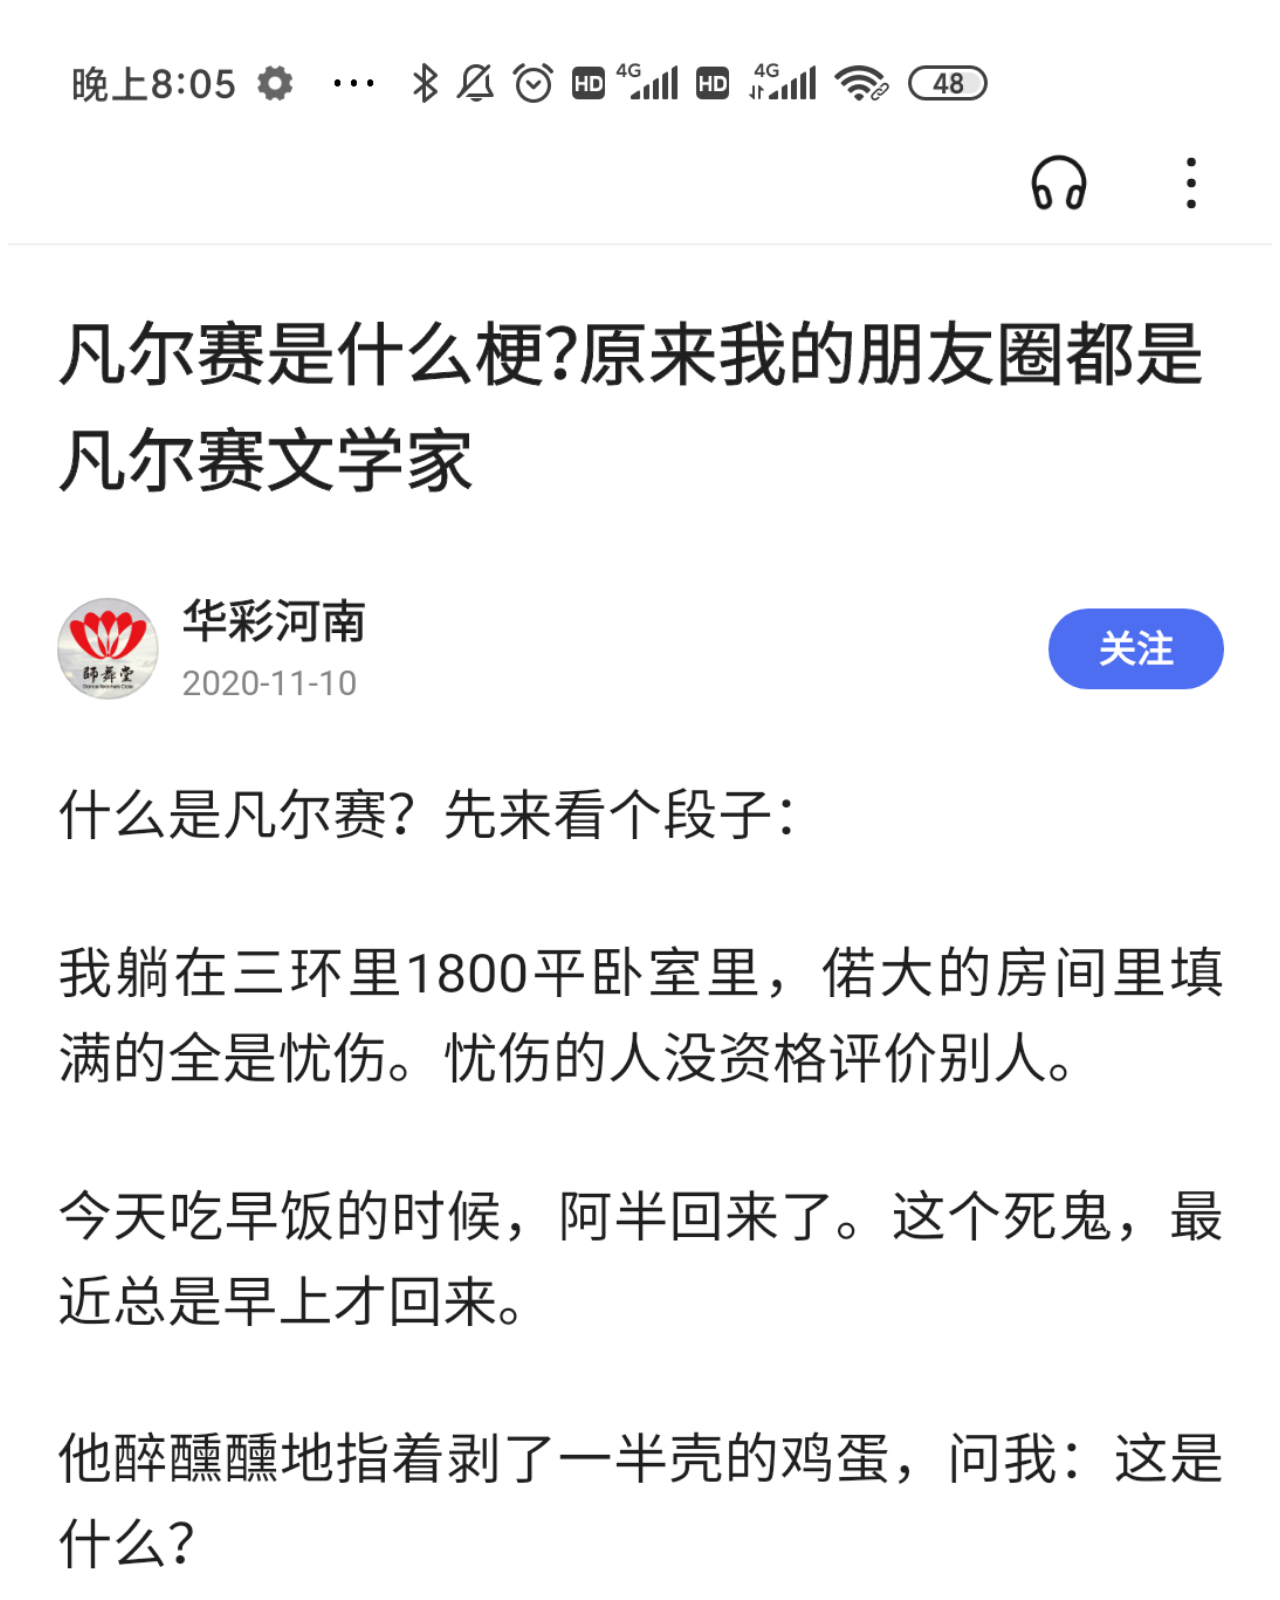
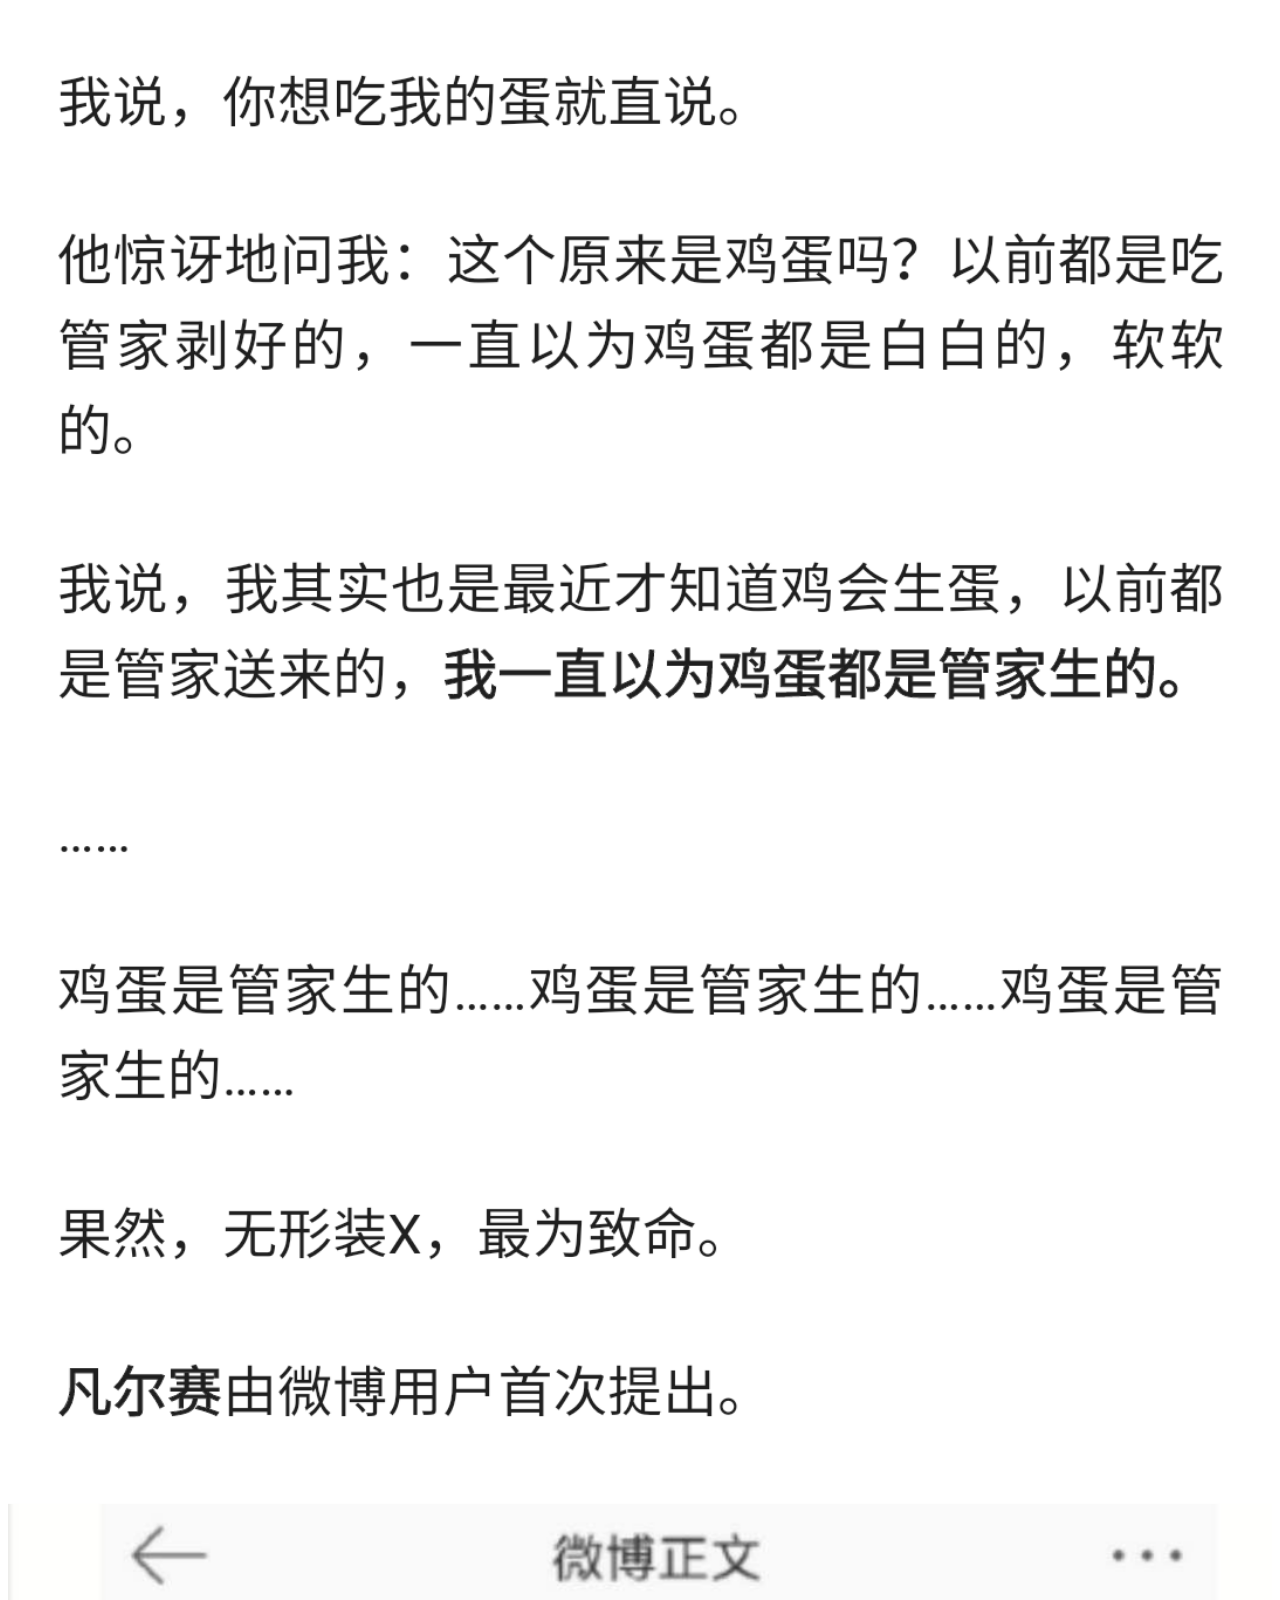
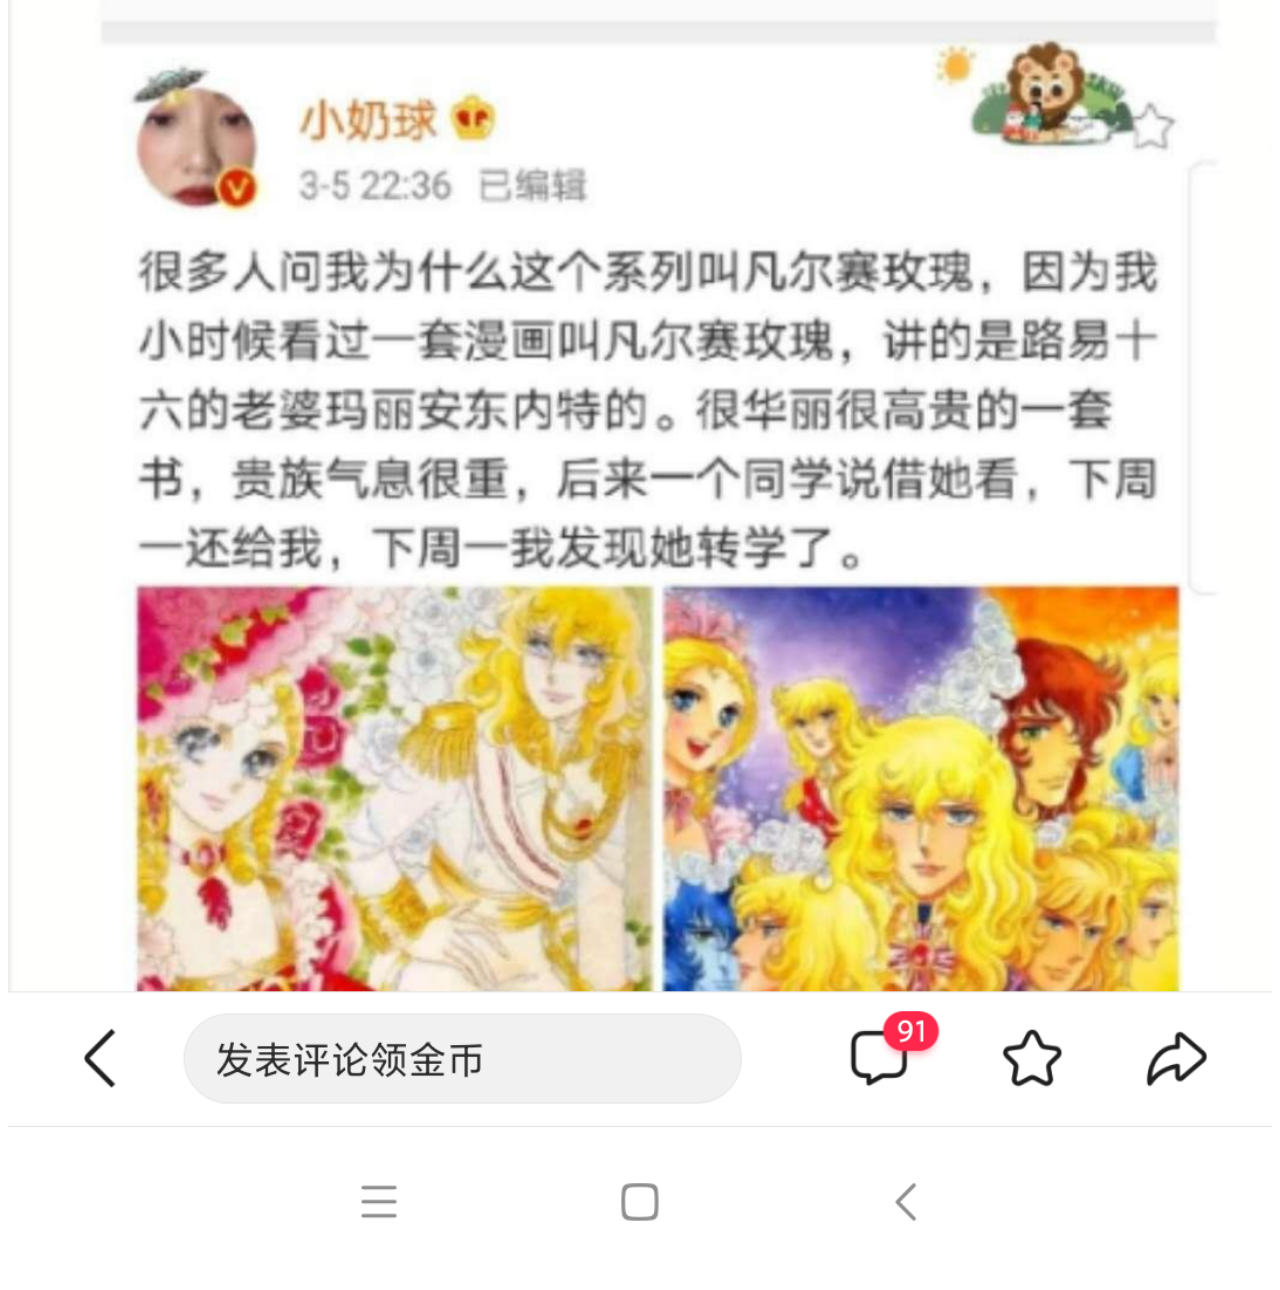
<file: jiujiu.html>
<!DOCTYPE html>
<html lang="en">
<head>
    <meta charset="UTF-8">
    <meta http-equiv="X-UA-Compatible" content="IE=edge">
    <meta name="viewport" content="width=device-width, initial-scale=1.0">
    <title>Document</title>
</head>
<body>
    <img src="images/猪猪.png" alt="" style="width: 100%;">
</body>
</html>
</file>
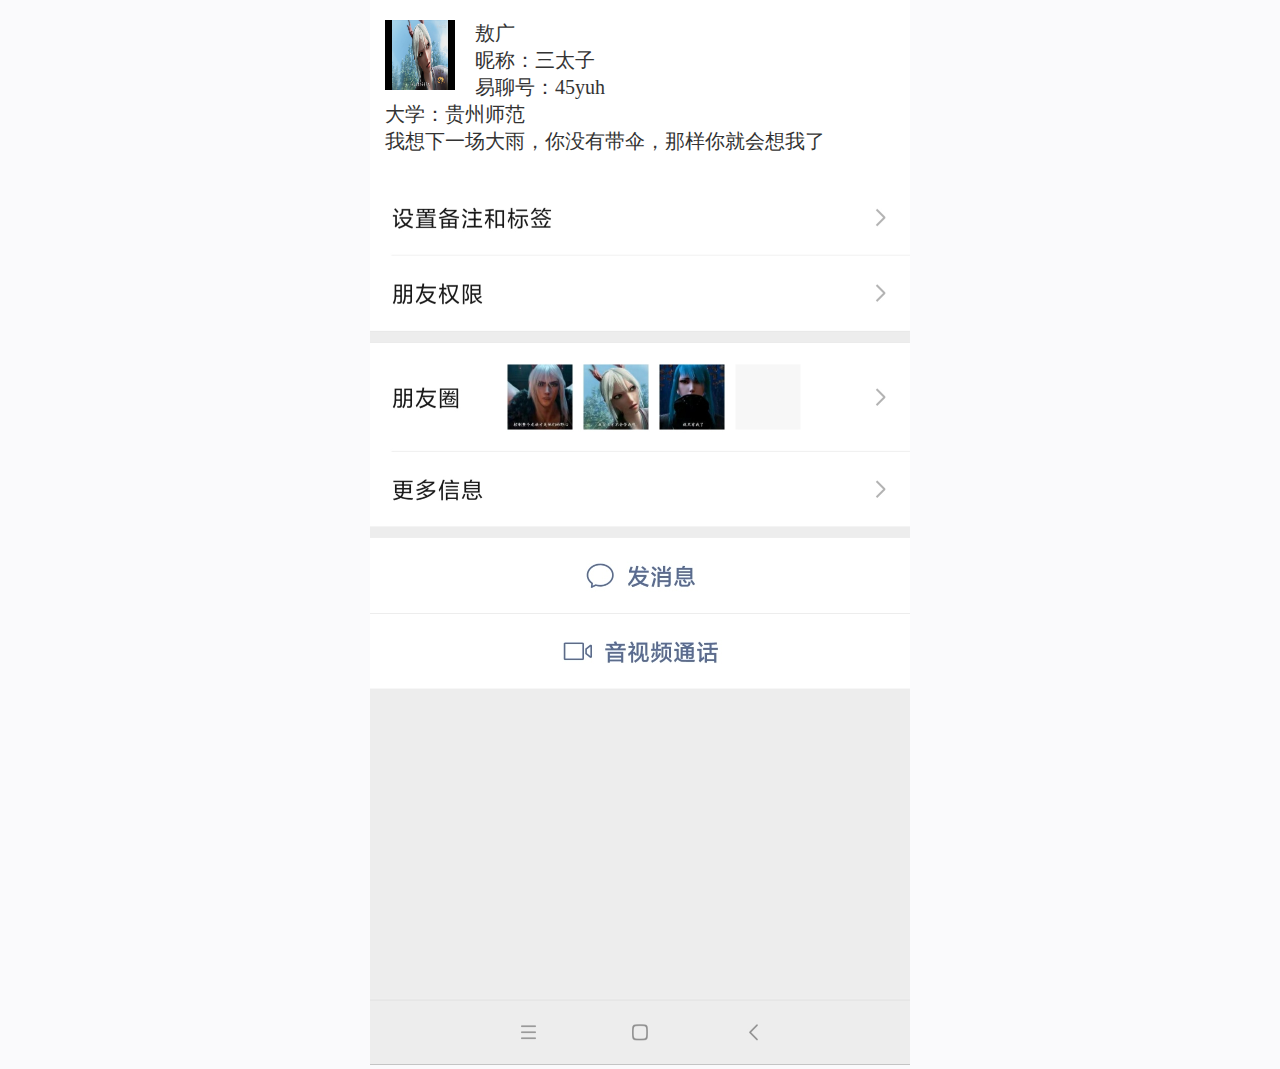
<file: 敖广.html>
<!DOCTYPE html>
<html lang="en">
<head>
    <meta charset="UTF-8">
    <meta http-equiv="X-UA-Compatible" content="IE=edge">
    <meta name="viewport" content="width=device-width, initial-scale=1.0">
    <title>Document</title>
    <style>
        body {
    overflow-x: hidden;
    /* 如上表示，隐藏x轴 */
    -webkit-tap-highlight-color: transparent;
    max-width: 540px;
    min-width: 320px;
    margin: 0 auto;
    background: #fafafc;
}
    .shang {
        height: 172px;
        background-color: #fff;
        padding: 20px 0 0 15px;
        font-size: 20px;
        color: #333;
    }
    .shang img {
        width: 70px;
        height: 70px;
        float: left;
        margin-right: 20px;
    }
    #yu {
        width: 100%;
    }
    </style>
</head>
<body>
    <div class="box">
        <div class="shang">
            <img src="images/敖广.jpg" alt="">
            敖广<br>昵称：三太子<br>易聊号：45yuh<br>大学：贵州师范<br>我想下一场大雨，你没有带伞，那样你就会想我了
        </div>
        <img src="images/背景4.jpg" alt="" id="yu">
    </div>
</body>
</html>
</file>
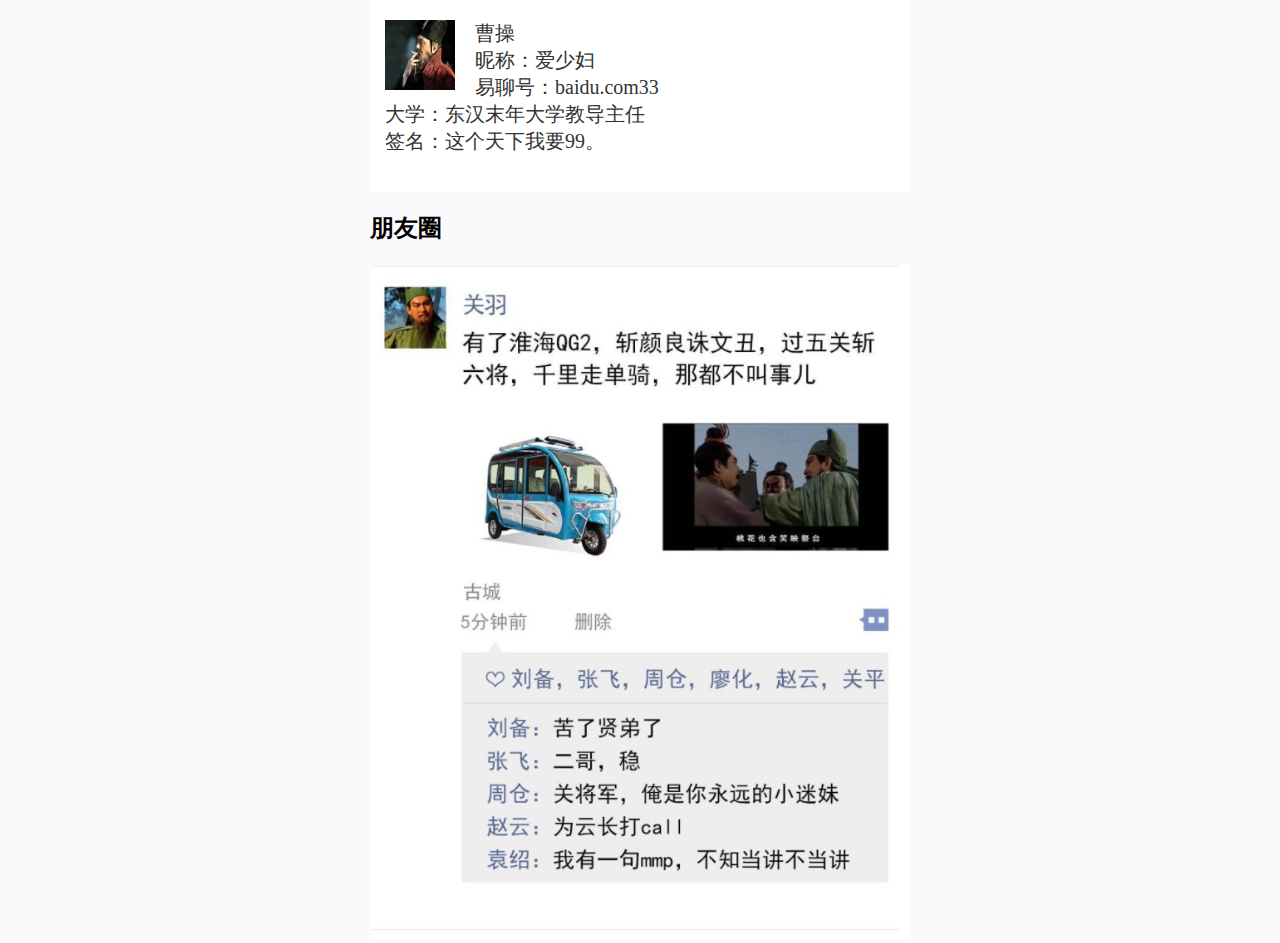
<file: 曹操.html>
<!DOCTYPE html>
<html lang="en">
<head>
    <meta charset="UTF-8">
    <meta http-equiv="X-UA-Compatible" content="IE=edge">
    <meta name="viewport" content="width=device-width, initial-scale=1.0">
    <title>Document</title>
    <style>
        body {
    overflow-x: hidden;
    /* 如上表示，隐藏x轴 */
    -webkit-tap-highlight-color: transparent;
    max-width: 540px;
    min-width: 320px;
    margin: 0 auto;
    background: #fafafc;
}
    .shang {
        height: 172px;
        background-color: #fff;
        padding: 20px 0 0 15px;
        font-size: 20px;
        color: #333;
    }
    .shang img {
        width: 70px;
        height: 70px;
        float: left;
        margin-right: 20px;
    }
    #yu {
        width: 100%;
    }
    </style>
</head>
<body>
    <div class="box">
        <div class="shang">
            <img src="upload/曹操.jpg" alt="">
            曹操<br>昵称：爱少妇<br>易聊号：baidu.com33<br>大学：东汉末年大学教导主任<br>签名：这个天下我要99。
        </div>
        <h2>朋友圈</h2>
        <img src="images/背景6.jpg" alt="" id="yu">
    </div>
</body>
</html>
</file>
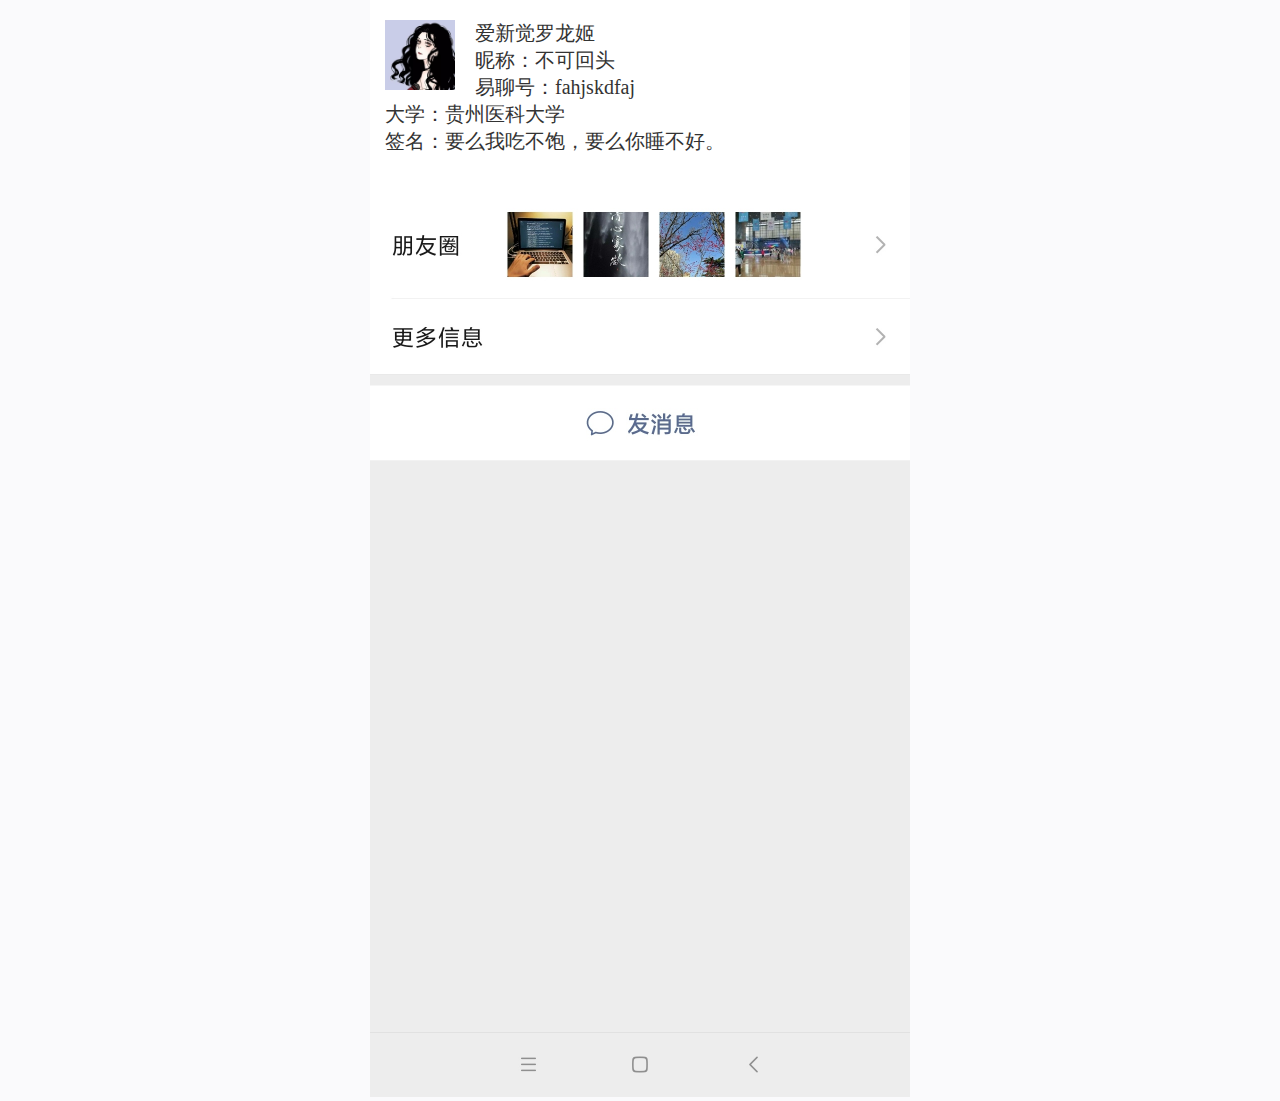
<file: 爱新觉罗笼机.html>
<!DOCTYPE html>
<html lang="en">
<head>
    <meta charset="UTF-8">
    <meta http-equiv="X-UA-Compatible" content="IE=edge">
    <meta name="viewport" content="width=device-width, initial-scale=1.0">
    <title>Document</title>
    <style>
        body {
    overflow-x: hidden;
    /* 如上表示，隐藏x轴 */
    -webkit-tap-highlight-color: transparent;
    max-width: 540px;
    min-width: 320px;
    margin: 0 auto;
    background: #fafafc;
}
    .shang {
        height: 172px;
        background-color: #fff;
        padding: 20px 0 0 15px;
        font-size: 20px;
        color: #333;
    }
    .shang img {
        width: 70px;
        height: 70px;
        float: left;
        margin-right: 20px;
    }
    #yu {
        width: 100%;
    }
    </style>
</head>
<body>
    <div class="box">
        <div class="shang">
            <img src="upload/波浪.jpg" alt="">
            爱新觉罗龙姬<br>昵称：不可回头<br>易聊号：fahjskdfaj<br>大学：贵州医科大学<br>签名：要么我吃不饱，要么你睡不好。
        </div>
        <img src="images/背景2.jpg" alt="" id="yu">
    </div>
</body>
</html>
</file>
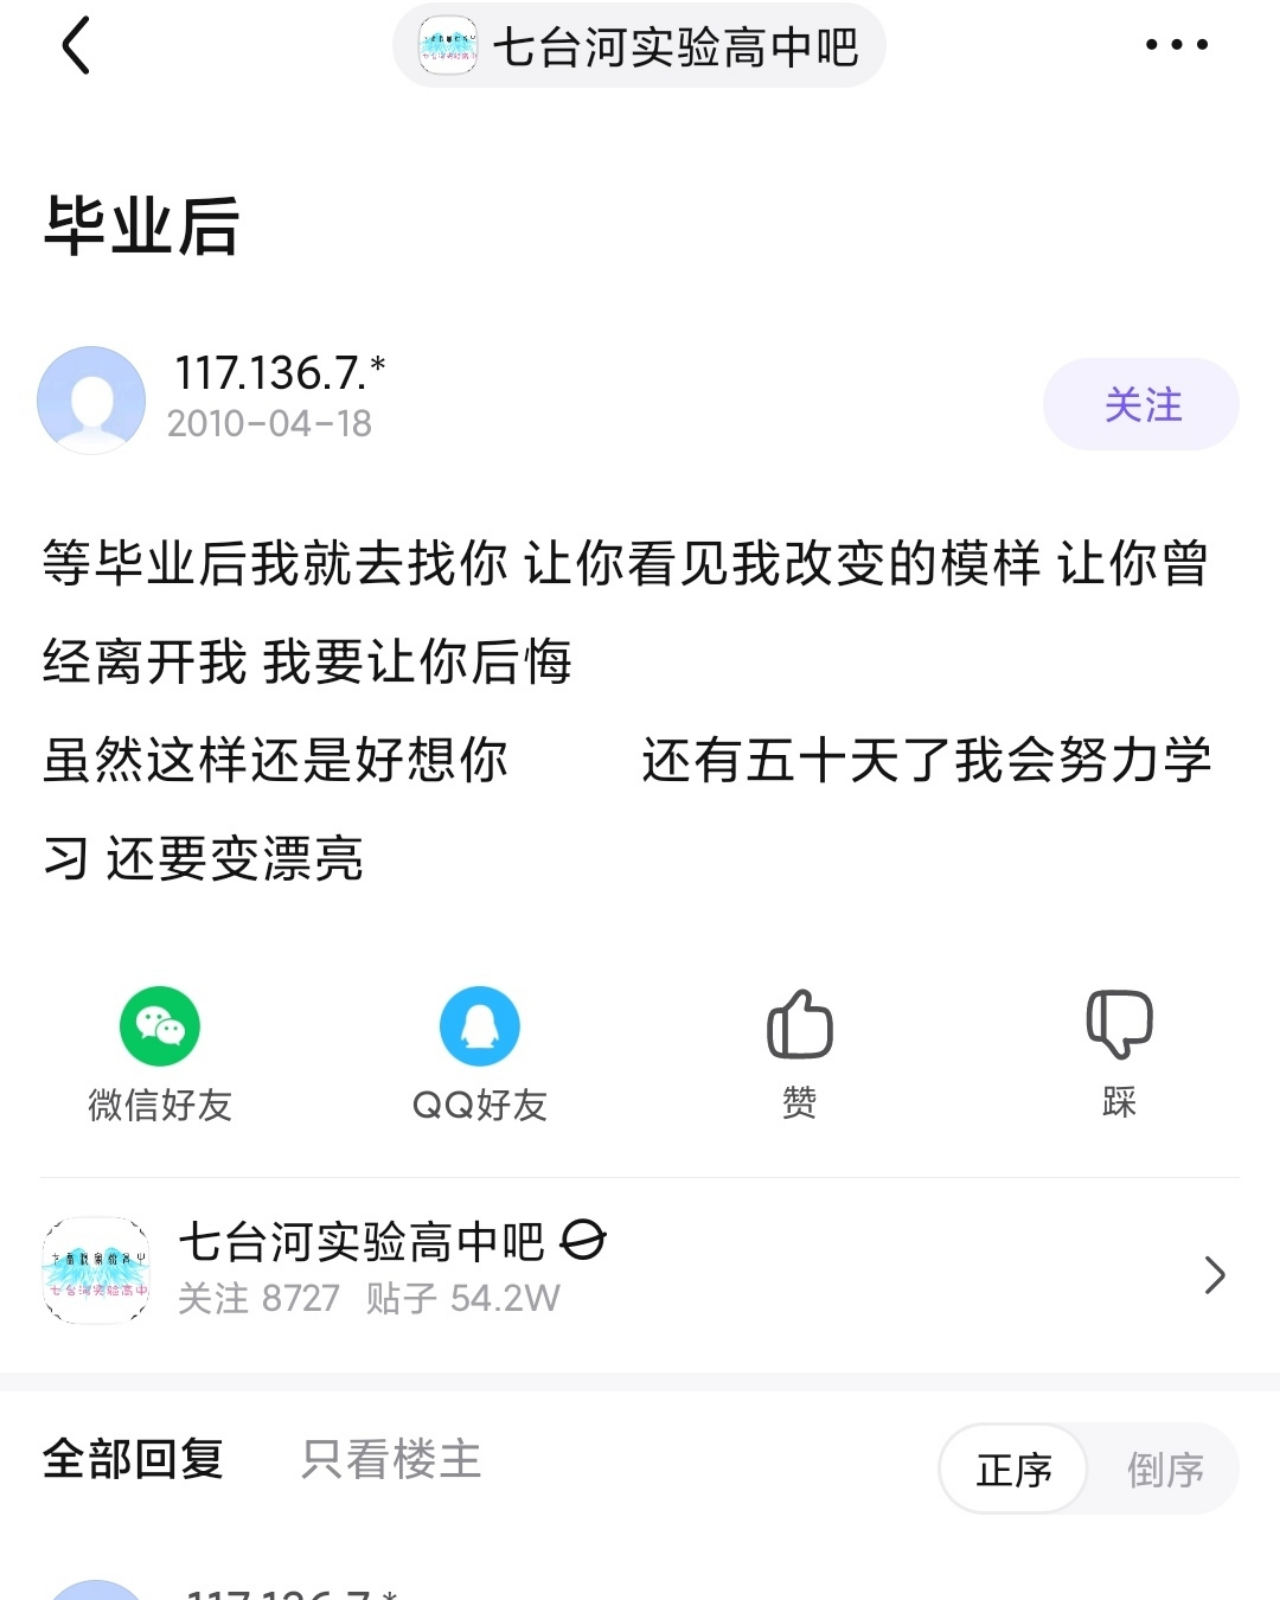
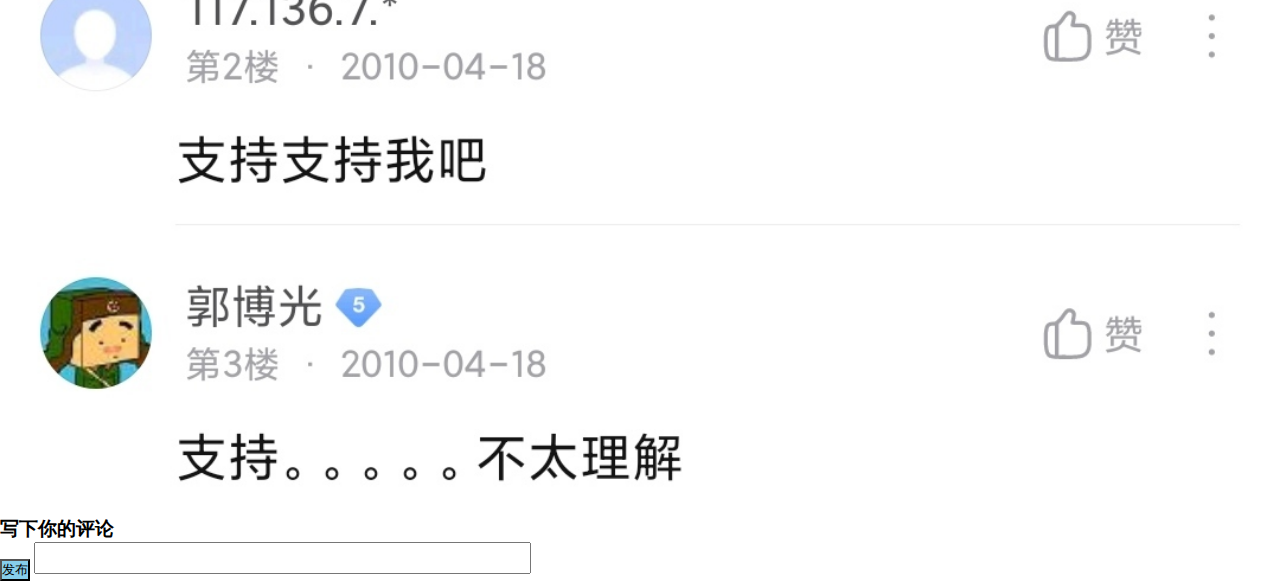
<file: 留言板.html>
<!DOCTYPE html>
<html lang="en">
<head>
    <meta charset="UTF-8">
    <meta http-equiv="X-UA-Compatible" content="IE=edge">
    <meta name="viewport" content="width=device-width, initial-scale=1.0">
    <title>Document</title>
    <style>
        * {
            margin: 0;
            padding: 0;
        }
        body {
            height: 2000px;
        }
        div {
            width: 100%;
            margin: auto;
        }
        textarea {
            outline: medium;
            resize: none;
        }
        ul li {
            /* background-color: pink; */
            margin-bottom: 10px;
            list-style: none;
        }
        button {
            background-color: skyblue;
            outline: medium;
        }
        a {
            float: right;
            text-decoration: none;
            color: #333;
        }
        .bg {
            width: 100%;
        }
        .yu {
            width: 30px;
            height: 30px;
            border-radius: 50%;
            margin-right: 20px;
        }
    </style>
</head>
<body>
    <img src="images/最新.png" alt="" class="bg">
    <!-- <img src="images/最新.png" alt=""> -->
    <div>
        <ul></ul>
        <label for="selec"><h3>写下你的评论</h3></label> <button>发布</button>
        <textarea name="ii" id="selec" cols="60" rows="2"></textarea>
        <!-- <button>发布</button> -->
        <!-- <ul></ul> -->
    </div>
    
    <script>
        var btn=document.querySelector("button");
        var text=document.querySelector("textarea");
        var ul=document.querySelector("ul");
        btn.onclick=function() {
            if (text.value==="") {
                alert("请输入内容，不能为空！");
                return false;
            } else {
                var li=document.createElement("li");
                li.innerHTML="<img src='images/头像3.jpg' alt='' class='yu'>"+text.value+"<a href='javascript:;'>删除</a>";//javascript:;这个阻止链接跳转
                ul.insertBefore(li,ul.children[0]);//记住了insertBefor 里面是两个参数，第二个表示插在谁前面
                text.value=null;//记住表单类的，他们的值只能用value来改变，innnerHTML无效
                var a=document.querySelectorAll("a");
                for (var i=0;i<a.length;i++) {
                a[i].onclick=function() {
                ul.removeChild(this.parentNode);
            }
        }
                
            } 
        }
        // 主要要删除节点了，可是结构里现在就没有，也就是要删除未来添加进去的，你也只能在添加的函数里面去写删除，否则querySelecetorAll()找不到元素
       /*  var a=document.querySelectorAll("a");
                for (var i=0;i<a.length;i++) {
                a[i].onclick=function() {
                ul.removeChild(this.parentNode);}} */
    </script>
</body>
</html>
</file>
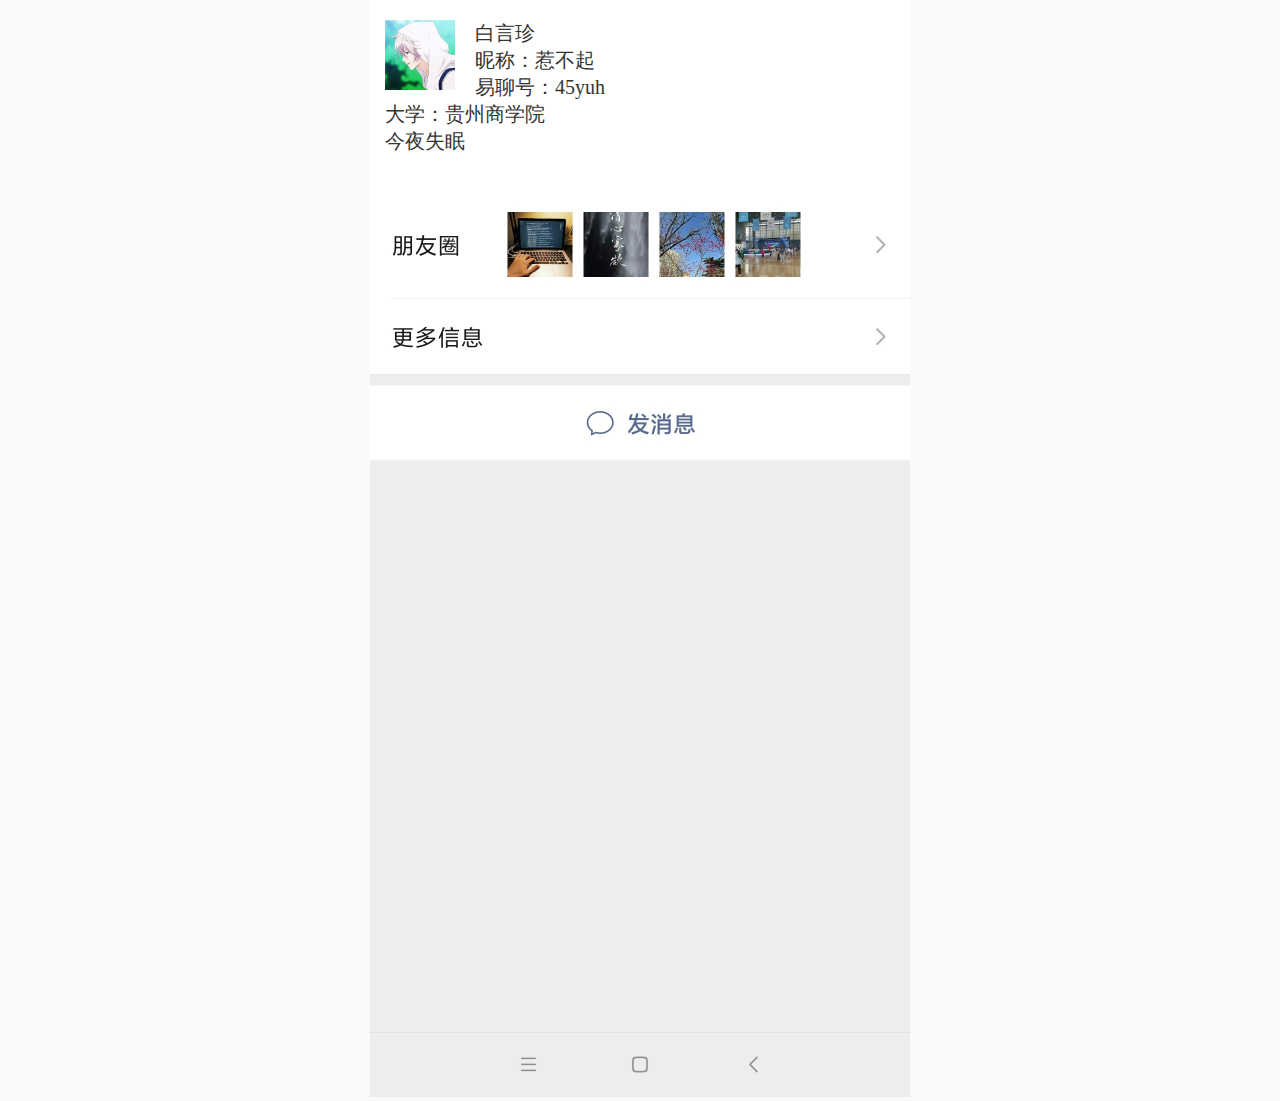
<file: 白言珍.html>
<!DOCTYPE html>
<html lang="en">
<head>
    <meta charset="UTF-8">
    <meta http-equiv="X-UA-Compatible" content="IE=edge">
    <meta name="viewport" content="width=device-width, initial-scale=1.0">
    <title>Document</title>
    <style>
        body {
    overflow-x: hidden;
    /* 如上表示，隐藏x轴 */
    -webkit-tap-highlight-color: transparent;
    max-width: 540px;
    min-width: 320px;
    margin: 0 auto;
    background: #fafafc;
}
    .shang {
        height: 172px;
        background-color: #fff;
        padding: 20px 0 0 15px;
        font-size: 20px;
        color: #333;
    }
    .shang img {
        width: 70px;
        height: 70px;
        float: left;
        margin-right: 20px;
    }
    #yu {
        width: 100%;
    }
    </style>
</head>
<body>
    <div class="box">
        <div class="shang">
            <img src="upload/白.jpg" alt="">
            白言珍<br>昵称：惹不起<br>易聊号：45yuh<br>大学：贵州商学院<br>今夜失眠
        </div>
        <img src="images/背景2.jpg" alt="" id="yu">
    </div>
</body>
</html>
</file>
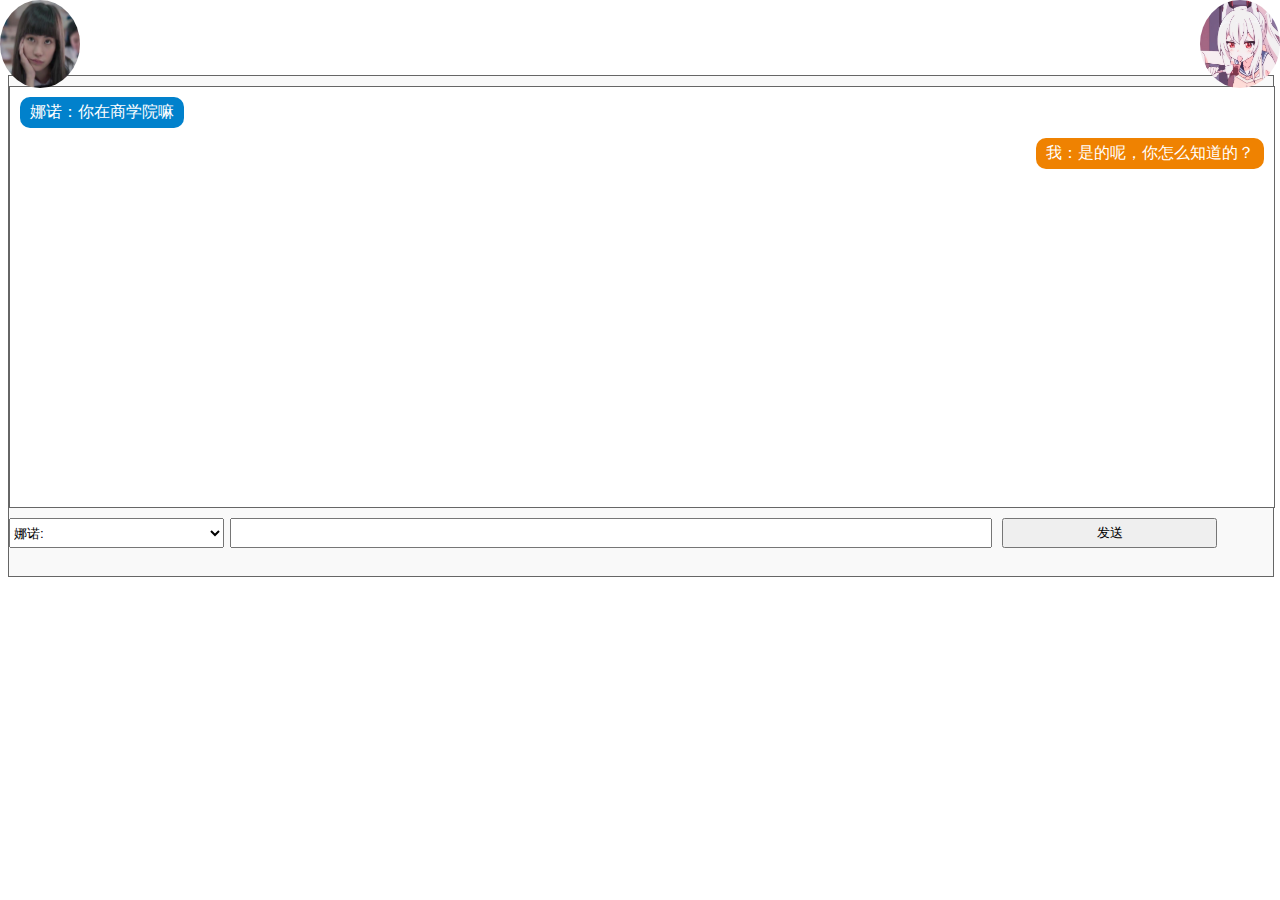
<file: 聊天页面.html>
<!DOCTYPE html>
<html lang="en">

<head>
    <meta charset="UTF-8">
    <meta name="viewport" content="width=device-width, initial-scale=1.0">
    <meta http-equiv="X-UA-Compatible" content="ie=edge">
    <title>Document</title>
    <style type="text/css">
        .talk_con {
            width: 600px;
            height: 500px;
            border: 1px solid #666;
            margin: 75px auto 0;
            background: #f9f9f9;
        }

        .talk_show {
            width: 580px;
            height: 420px;
            border: 1px solid #666;
            background: #fff;
            margin: 10px auto 0;
            overflow: auto;
        }

        .talk_input {
            width: 580px;
            margin: 10px auto 0;
        }

        .whotalk {
            width: 80px;
            height: 30px;
            float: left;
            outline: none;
        }

        .talk_word {
            width: 420px;
            height: 26px;
            padding: 0px;
            float: left;
            margin-left: 6px;
            outline: none;
            text-indent: 10px;
        }

        .talk_sub {
            width: 56px;
            height: 30px;
            float: left;
            margin-left: 10px;
        }

        .atalk {
            margin: 10px;
        }

        .atalk span {
            display: inline-block;
            background: #0181cc;
            border-radius: 10px;
            color: #fff;
            padding: 5px 10px;
        }

        .btalk {
            margin: 10px;
            text-align: right;
        }

        .btalk span {
            display: inline-block;
            background: #ef8201;
            border-radius: 10px;
            color: #fff;
            padding: 5px 10px;
        }

         img {
            width: 80px;
            height: 88px;
            border-radius: 50%;
            vertical-align: middle;}
            .left {
                position: absolute;
                top: 0;
                left:0;
            }
            .right {
                position: absolute;
                top: 0;
                right: 0;
            }
    </style>
    <script type="text/javascript">
        // 
        window.onload = function () {
            var Words = document.getElementById("words");
            var Who = document.getElementById("who");
            var TalkWords = document.getElementById("talkwords");
            var TalkSub = document.getElementById("talksub");


            TalkSub.onclick = function () {
                //定义空字符串
                var str = "";
                if (TalkWords.value == "") {
                    // 消息为空时弹窗
                    alert("消息不能为空");
                    return;
                }
                if (Who.value == 0) {
                    //如果Who.value为0n那么是 A说
                    str = '<div class="atalk"><span>娜诺说 :' + TalkWords.value + '</span></div>';
                }
                else {
                    str = '<div class="btalk"><span>我说 :' + TalkWords.value + '</span></div>';
                }
                Words.innerHTML = Words.innerHTML + str;
            }

        }


    </script>
</head>

<body>
    <div class="left"><img src="upload/娜娜.jpg" alt=""></div>
    <div class="right"><img src="images/zhou.jpg" alt=""></div>
    <div class="talk_con" style="width: 100%;">
        <div class="talk_show" id="words" style="width: 100%;">
            <div class="atalk"><span id="asay">娜诺：你在商学院嘛</span></div>
            <div class="btalk"><span id="bsay">我：是的呢，你怎么知道的？</span></div>
        </div>
        <div class="talk_input" style="width: 100%;">
            <select class="whotalk" id="who" style="width: 17%">
                <option value="0">娜诺:</option>
                <option value="1">我：</option>
            </select>
            <input type="text" class="talk_word" id="talkwords" style="width: 60%">
            <input type="button" value="发送" class="talk_sub" id="talksub" style="width: 17%">
        </div>
    </div>
</body>

</html>
</file>
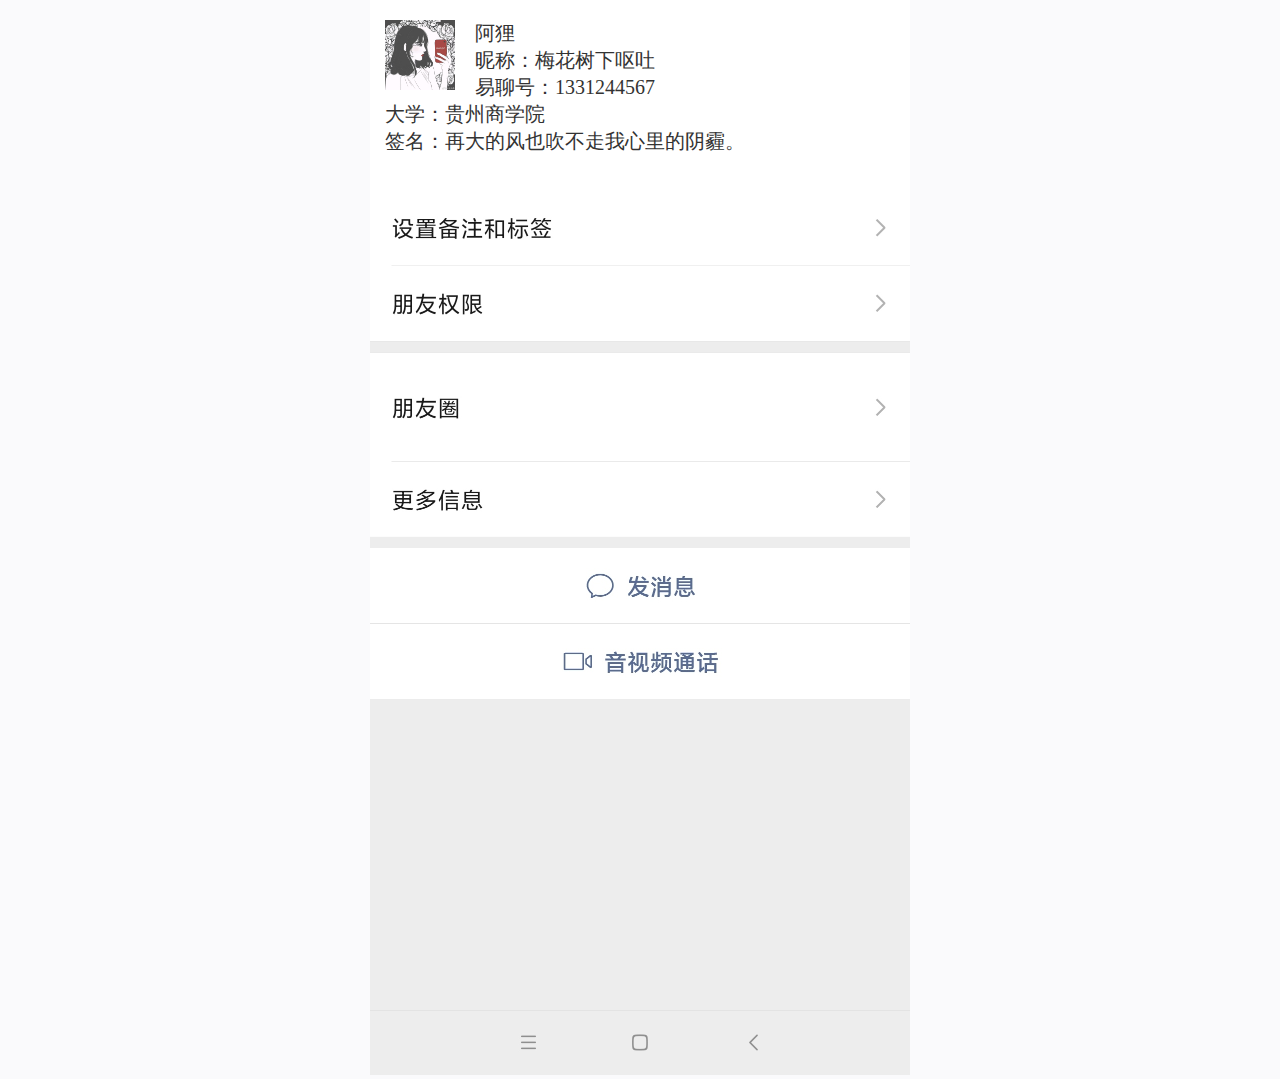
<file: 阿狸.html>
<!DOCTYPE html>
<html lang="en">
<head>
    <meta charset="UTF-8">
    <meta http-equiv="X-UA-Compatible" content="IE=edge">
    <meta name="viewport" content="width=device-width, initial-scale=1.0">
    <title>Document</title>
    <style>
        body {
    overflow-x: hidden;
    /* 如上表示，隐藏x轴 */
    -webkit-tap-highlight-color: transparent;
    max-width: 540px;
    min-width: 320px;
    margin: 0 auto;
    background: #fafafc;
}
    .shang {
        height: 172px;
        background-color: #fff;
        padding: 20px 0 0 15px;
        font-size: 20px;
        color: #333;
    }
    .shang img {
        width: 70px;
        height: 70px;
        float: left;
        margin-right: 20px;
    }
    #yu {
        width: 100%;
    }
    </style>
</head>
<body>
    <div class="box">
        <div class="shang">
            <img src="upload/烘手机.jpg" alt="">
            阿狸<br>昵称：梅花树下呕吐<br>易聊号：1331244567<br>大学：贵州商学院<br>签名：再大的风也吹不走我心里的阴霾。
        </div>
        <img src="images/背景3.jpg" alt="" id="yu">
    </div>
</body>
</html>
</file>
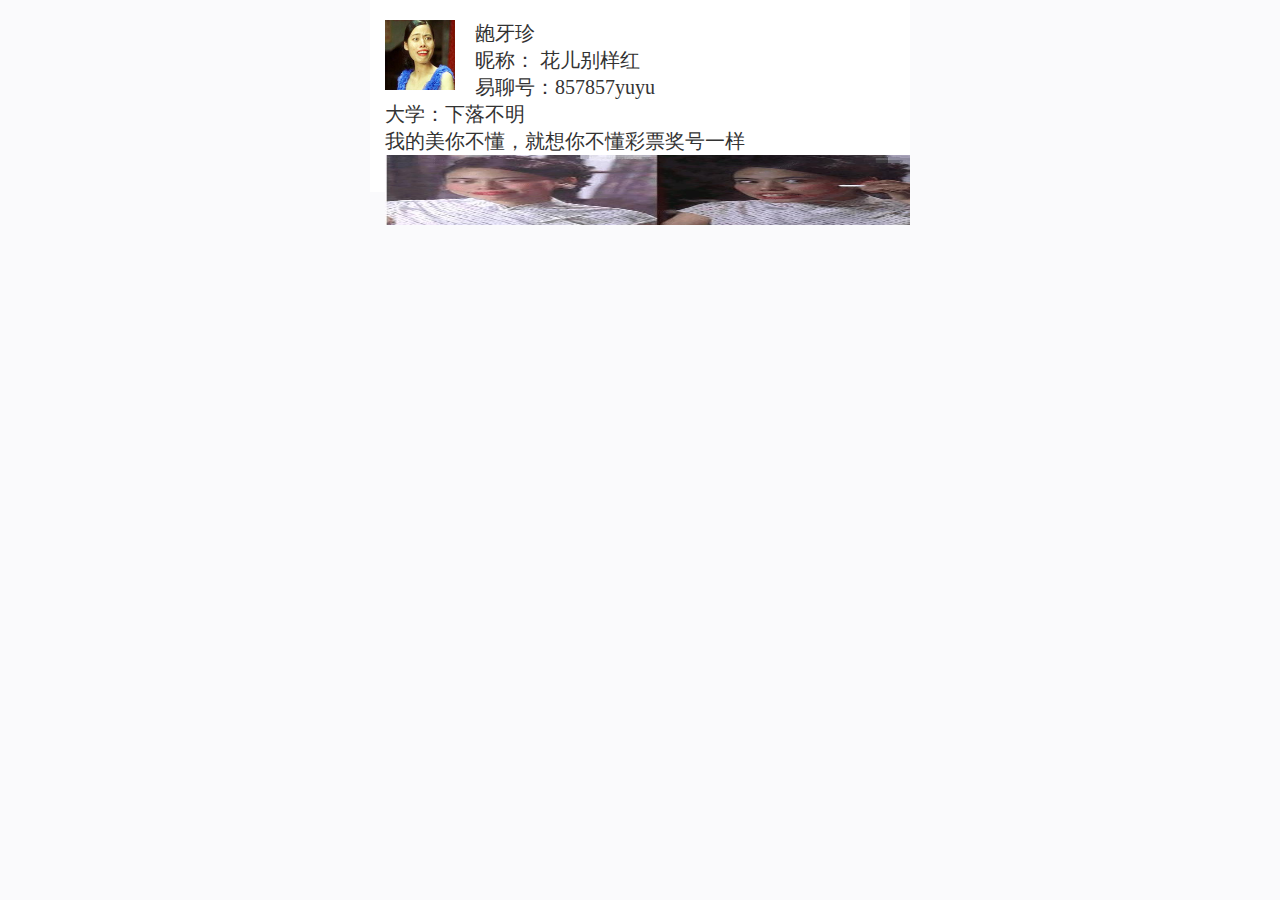
<file: 龅牙珍.html>
<!DOCTYPE html>
<html lang="en">
<head>
    <meta charset="UTF-8">
    <meta http-equiv="X-UA-Compatible" content="IE=edge">
    <meta name="viewport" content="width=device-width, initial-scale=1.0">
    <title>Document</title>
    <style>
        body {
    overflow-x: hidden;
    /* 如上表示，隐藏x轴 */
    -webkit-tap-highlight-color: transparent;
    max-width: 540px;
    min-width: 320px;
    margin: 0 auto;
    background: #fafafc;
}
    .shang {
        height: 172px;
        background-color: #fff;
        padding: 20px 0 0 15px;
        font-size: 20px;
        color: #333;
    }
    .shang img {
        width: 70px;
        height: 70px;
        float: left;
        margin-right: 20px;
    }
    #yu {
        width: 100%;
    }
    </style>
</head>
<body>
    <div class="box">
        <div class="shang">
            <img src="upload/龅牙珍.jpg" alt="">
            龅牙珍<br>昵称： 花儿别样红<br>易聊号：857857yuyu<br>大学：下落不明<br>我的美你不懂，就想你不懂彩票奖号一样
        <img src="images/答案.jpg" alt="" id="yu">
    </div>
</body>
</html>
</file>
